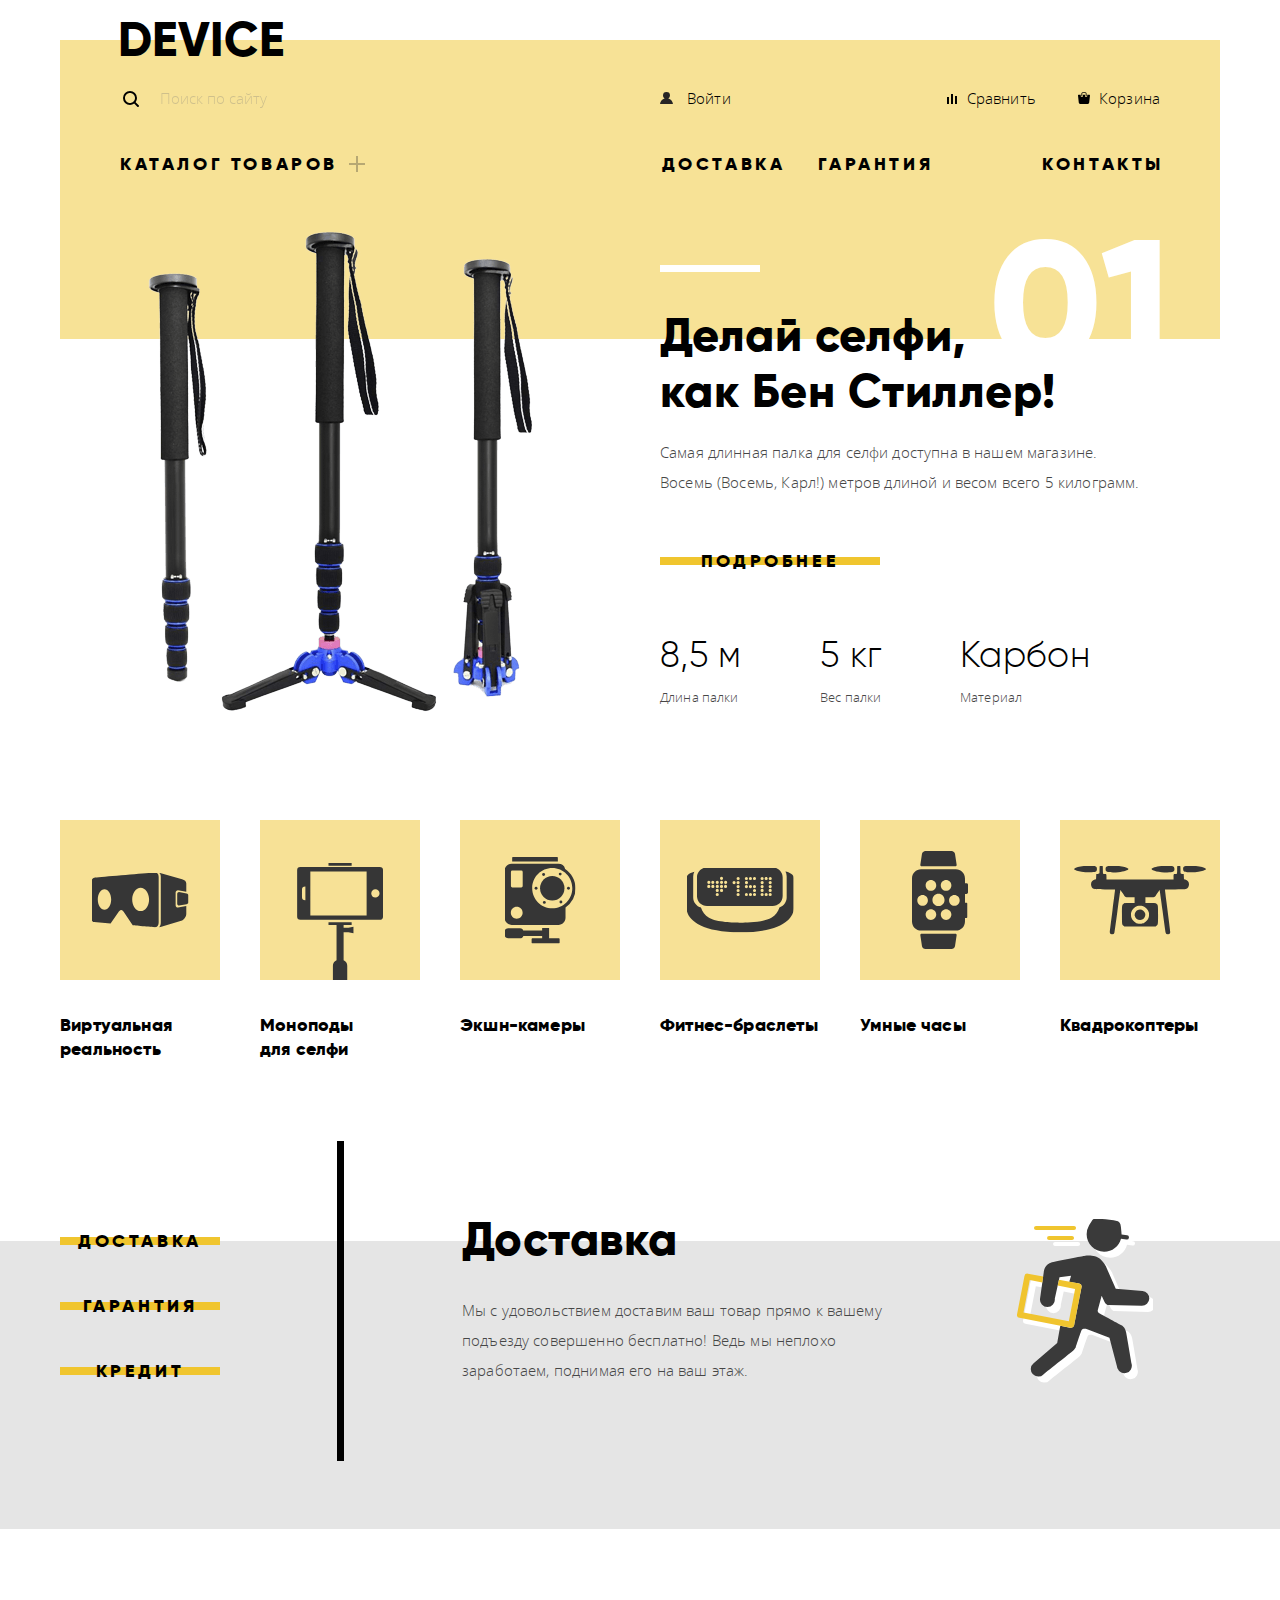
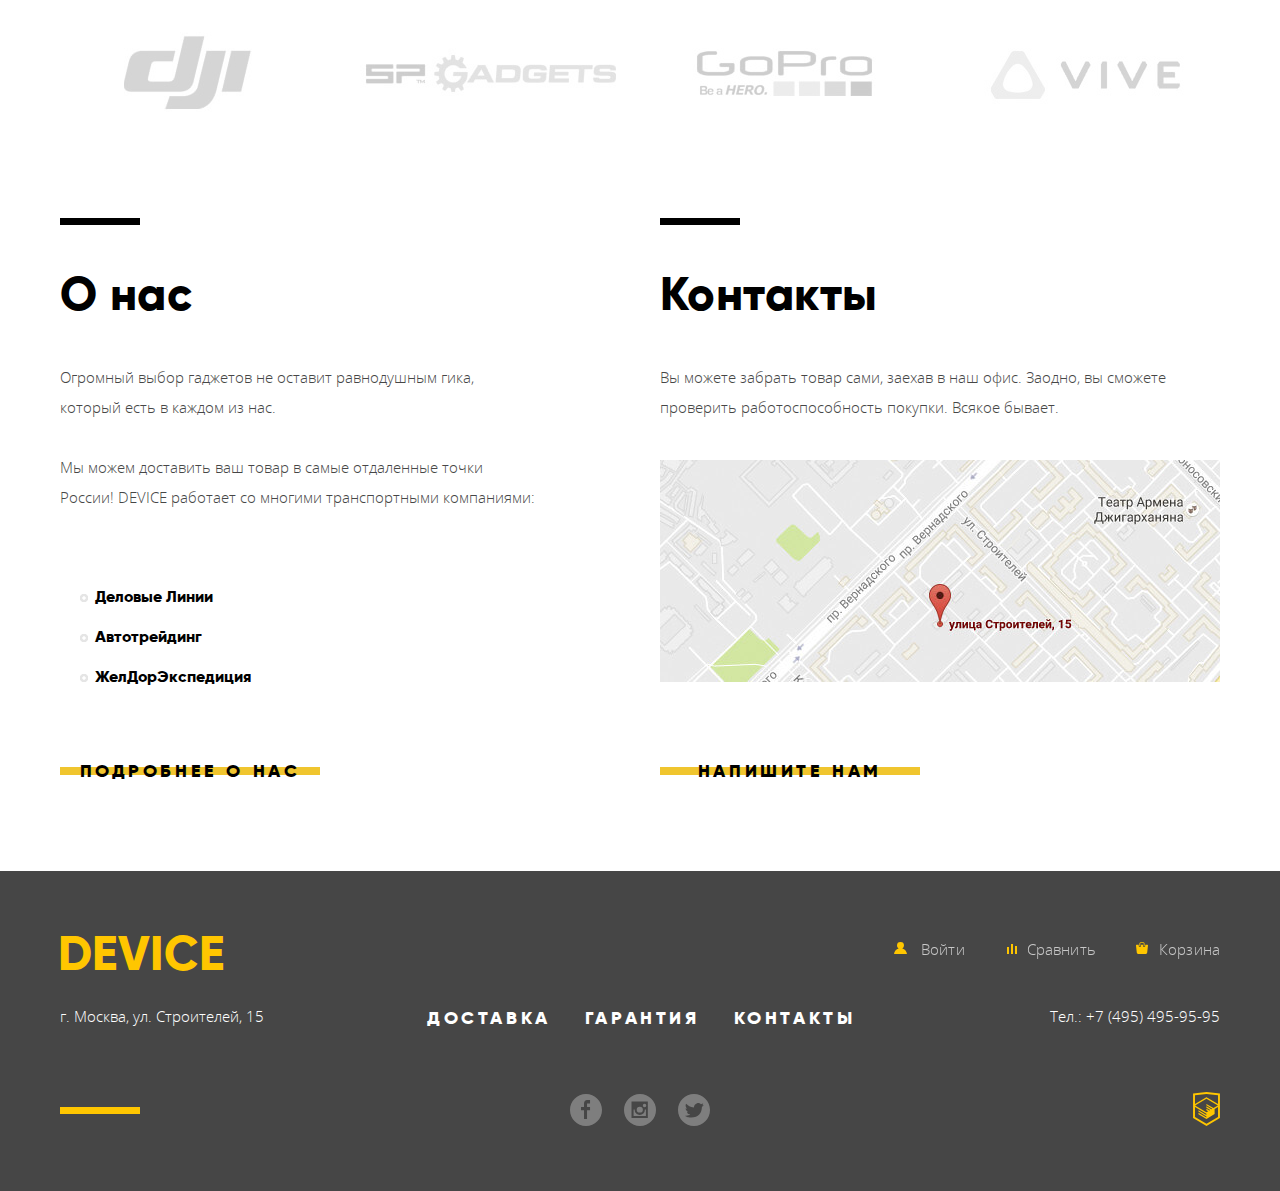
<file: index.html>
<!DOCTYPE html>
<html lang="ru" dir="ltr">
  <head>
    <meta charset="utf-8">
    <link rel="stylesheet" href="css/fonts.css">
    <link rel="stylesheet" href="css/normalize.css">
    <link rel="stylesheet" href="css/styles.css">
    <title>Device</title>
  </head>
  <body>
    <header class="index-header">
      <span class="index-header__logo">Device</span>
      <nav class="main-nav">
        <ul class="main-nav__user">
          <li class="main-nav__user-item main-nav__user-item--search">
            <form class="search-form" action="index2.html" method="post">
              <input class="search-form__input" id="search" type="search" name="" value="" placeholder="Поиск по сайту">
              <button class="search-form__btn" type="submit" name="button">Найти</button>
              <label class="search-form__icon" for="search"></label>
            </form>
          </li>
          <li class="main-nav__user-item main-nav__user-item--login">
            <a class="main-nav__user-link" href="#">Войти</a>
          </li>
          <li class="main-nav__user-item main-nav__user-item--compare">
            <a class="main-nav__user-link" href="#">Сравнить</a>
          </li>
          <li class="main-nav__user-item main-nav__user-item--cart">
            <a class="main-nav__user-link" href="#">Корзина</a>
          </li>
        </ul>
        <ul class="main-nav__site">
          <li class="main-nav__site-item main-nav__site-item--catalog">
            <a class="main-nav__site-link" href="#">Каталог товаров</a>
            <ul class="main-nav__submenu">
              <li class="main-nav__submenu-col">
                <a class="main-nav__submenu-link" href="#">Виртуальная реальность</a>
                <a class="main-nav__submenu-link" href="#">Моноподы для селфи</a>
                <a class="main-nav__submenu-link" href="#">Экшн-камеры</a>
              </li>
              <li class="main-nav__submenu-col">
                <a class="main-nav__submenu-link" href="#">Фитнес-браслеты</a>
                <a class="main-nav__submenu-link" href="#">Умные часы</a>
              </li>
              <li class="main-nav__submenu-col">
                <a class="main-nav__submenu-link" href="#">Квадрокоптеры</a>
              </li>
            </ul>
          </li>
          <li class="main-nav__site-item main-nav__site-item--delivery">
            <a class="main-nav__site-link" href="#">Доставка</a>
          </li>
          <li class="main-nav__site-item main-nav__site-item--warranty">
            <a class="main-nav__site-link" href="#">Гарантия</a>
          </li>
          <li class="main-nav__site-item main-nav__site-item--contacts">
            <a class="main-nav__site-link" href="#">Контакты</a>
          </li>
        </ul>
      </nav>
    </header>

    <main>
      <section class="promo">
        <ul class="promo-list">
          <li class="promo-item">
            <h3 class="visually-hidden">Селфи-монопод</h3>
            <div class="promo-item__img-wrapper">
              <img class="promo-item__img" src="img/selfie.png" alt="">
            </div>
            <div class="promo-item__text-wrapper">
              <span class="promo-item__number">01</span>
              <p class="promo-item__slogan">
                <span>Делай селфи,</span>
                <br>
                <span>как Бен Стиллер!</span>
              </p>
              <p class="promo-item__desc">
                Самая длинная палка для селфи доступна в нашем магазине.
                <br>
                Восемь (Восемь, Карл!) метров длиной и весом всего 5 килограмм.
              </p>
              <a class="promo-item__btn" href="#">Подробнее</a>
              <div class="promo-item__table">
                <div class="promo-item__table-col">
                  <span class="promo-item__table-cell">
                    8,5 м
                  </span>
                  <span class="promo-item__table-cell">
                    Длина палки
                  </span>
                </div>
                <div class="promo-item__table-col">
                  <span class="promo-item__table-cell">
                    5 кг
                  </span>
                  <span class="promo-item__table-cell">
                    Вес палки
                  </span>
                </div>
                <div class="promo-item__table-col">
                  <span class="promo-item__table-cell">
                    Карбон
                  </span>
                  <span class="promo-item__table-cell">
                    Материал
                  </span>
                </div>
              </div>
            </div>
          </li>

          <!-- <li class="promo-item">
            <h3 class="visually-hidden">Мотивирующий фитнес-браслет</h3>
            <div class="promo-item__img-wrapper">
              <img class="promo-item__img" src="img/wristband.png" alt="">
            </div>
            <div class="promo-item__text-wrapper">
              <span class="promo-item__number">02</span>
              <p class="promo-item__slogan">
                <span>
                  Худеем
                </span>
                <br>
                <span>
                  правильно!
                </span>
              </p>
              <p class="promo-item__desc">
                Мотивирующие фитнес-браслеты помогут найти в себе силы
                <br>
                не пропускать занятия и соблюдать диету.
              </p>
              <a class="promo-item__btn" href="#">Подробнее</a>
              <div class="promo-item__table">
                <div class="promo-item__table-col">
                  <span class="promo-item__table-cell">
                    48 часов
                  </span>
                  <span class="promo-item__table-cell">
                    Без подзарядки
                  </span>
                </div>
              </div>
            </div>
          </li>

          <li class="promo-item">
            <h3 class="visually-hidden">Лазерный квадрокоптер</h3>
            <div class="promo-item__img-wrapper">
              <img class="promo-item__img" src="img/copter.png" alt="">
            </div>
            <div class="promo-item__text-wrapper">
              <span class="promo-item__number">03</span>
              <p class="promo-item__slogan">
                <span>
                  Порхает как бабочка,
                </span>
                <br>
                <span>
                  жалит как пчела!
                </span>
              </p>
              <p class="promo-item__desc">
                Этот обычный, на первый взгляд, квадрокоптер оснащен
                <br>
                мощным лазером, замаскированным под стандартную камеру.
              </p>
              <a class="promo-item__btn" href="#">Подробнее</a>
              <div class="promo-item__table">
                <div class="promo-item__table-col">
                  <span class="promo-item__table-cell">
                    800 м
                  </span>
                  <span class="promo-item__table-cell">
                    Дальность полета
                  </span>
                </div>
                <div class="promo-item__table-col">
                  <span class="promo-item__table-cell">
                    50 м
                  </span>
                  <span class="promo-item__table-cell">
                    Радиус поражения
                  </span>
                </div>
              </div>
            </div>
          </li> -->

      </section>

      <section class="categories">
        <h2 class="visually-hidden">Категории товаров:</h2>
        <ul class="categories__list">
          <li class="categories__item">
            <a class="categories__item-link" href="#">
              <p class="categories__item-name">Виртуальная реальность</p>
              <div class="categories__img-wrapper">
                <img class="categories__img" src="img/popular-1.svg" alt="Виртуальная реальность">
              </div>
            </a>
          </li>
          <li class="categories__item">
            <a class="categories__item-link" href="#">
              <p class="categories__item-name">
                Моноподы
                <br>
                для селфи
              </p>
              <div class="categories__img-wrapper categories__img-wrapper-down">
                <img class="categories__img"src="img/popular-2.svg" alt="Моноподы для селфи">
              </div>
            </a>
          </li>
          <li class="categories__item">
            <a class="categories__item-link" href="#">
              <p class="categories__item-name">Экшн-камеры</p>
              <div class="categories__img-wrapper">
                <img class="categories__img"src="img/popular-3.svg" alt="Экшн-камеры">
              </div>
            </a>
          </li>
          <li class="categories__item">
            <a class="categories__item-link" href="#">
              <p class="categories__item-name">Фитнес-браслеты</p>
              <div class="categories__img-wrapper">
                <img class="categories__img"src="img/popular-4.svg" alt="Фитнес-браслеты">
              </div>
            </a>
          </li>
          <li class="categories__item">
            <a class="categories__item-link" href="#">
              <p class="categories__item-name">Умные часы</p>
              <div class="categories__img-wrapper">
                <img class="categories__img"src="img/popular-5.svg" alt="Умные часы">
              </div>
            </a>
          </li>
          <li class="categories__item">
            <a class="categories__item-link" href="#">
              <p class="categories__item-name">Квадрокоптеры</p>
              <div class="categories__img-wrapper">
                <img class="categories__img"src="img/popular-6.svg" alt="Квадрокоптеры">
              </div>
            </a>
          </li>
        </ul>
      </section>

      <section class="services-slider">
        <div class="services-slider__wrapper">
          <div class="services-slider__controls">
            <label class="services-slider__controls-btn" for="service-1">Доставка</label>
            <label class="services-slider__controls-btn" for="service-2">Гарантия</label>
            <label class="services-slider__controls-btn" for="service-3">Кредит</label>
          </div>
          <ul class="services-slider__list">
            <li class="services-slider__item services-slider__item--delivery" id="services-slide-1">
                <h3 class="services-slider__item-name">Доставка</h3>
                <p class="services-slider__item-desc">Мы с удовольствием доставим ваш товар прямо к вашему подъезду совершенно бесплатно! Ведь мы неплохо заработаем, поднимая его на ваш этаж.</p>
            </li>
            <!-- <li class="services-slider__item services-slider__item--warranty" id="services-slide-2">
                <h3 class="services-slider__item-name">Гарантия</h3>
                <p class="services-slider__item-desc">Если из-за возгорания купленного у нас товара у вас сгорит дом - не переживайте, мы выдадим вам новый. Товар, не дом, конечно же.</p>
            </li>
            <li class="services-slider__item services-slider__item--credit" id="services-slide-3">
                <h3 class="services-slider__item-name">Кредит</h3>
                <p class="services-slider__item-desc">Залезть в долговую яму стало проще! Кредитные консультанты подберут для вас наиболее выгодные условия кредита. Выгодные для нашего банка, разумеется.</p>
            </li> -->
          </ul>
        </div>
      </section>

      <section class="brands">
        <h2 class="visually-hidden">В продаже таки бренды, как:</h2>
        <ul class="brands__list">
          <li class="brands__item">
            <img class="brands__item-img" src="img/logo-1.jpg" alt="DJI">
          </li>
          <li class="brands__item">
            <img class="brands__item-img" src="img/logo-2.jpg" alt="SP Gadgets">
          </li>
          <li class="brands__item">
            <img class="brands__item-img" src="img/logo-3.jpg" alt="GoPro">
          </li>
          <li class="brands__item">
            <img class="brands__item-img" src="img/logo-4.jpg" alt="Vive">
          </li>
        </ul>
      </section>

      <section class="company-info">
        <section class="about-us">
          <h2 class="about-us__heading">О нас</h2>
          <p class="about-us__desc">
            Огромный выбор гаджетов не оставит равнодушным гика,
            который есть в каждом из нас.

            Мы можем доставить ваш товар в самые отдаленные точки
            России! DEVICE работает со многими транспортными компаниями:
          </p>
          <ul class="about-us__delivery">
            <li>Деловые Линии</li>
            <li>Автотрейдинг</li>
            <li>ЖелДорЭкспедиция</li>
          </ul>
          <a class="about-us__btn" href="#">Подробнее о нас</a>
        </section>

        <section class="contacts">
          <h2 class="contacts__heading">Контакты</h2>
          <p class="contacts__desc">Вы можете забрать товар сами, заехав в наш офис. Заодно, вы сможете проверить работоспособность покупки. Всякое бывает.</p>
          <a class="contacts__map-link" href="#">
            <img class="contacts__map-prewiev" src="img/map-preview.jpg" alt="Адрес: улица Строителей 15, Москва">
          </a>
          <a class="contacts__btn" href="#">Напишите нам</a>
        </section>
      </section>
    </main>

    <footer class="index-footer">
        <nav class="footer-nav">
          <div class="footer-nav__row footer-nav__row--1">
            <span class="footer-nav__logo">Device</span>
            <ul class="footer-nav__user">
              <li class="footer-nav__user-item footer-nav__user-item--login">
                <a class="footer-nav__user-link" href="#">Войти</a>
              </li>
              <li class="footer-nav__user-item footer-nav__user-item--compare">
                <a class="footer-nav__user-link" href="#">Сравнить</a>
              </li>
              <li class="footer-nav__user-item footer-nav__user-item--cart">
                <a class="footer-nav__user-link" href="#">Корзина</a>
              </li>
            </ul>
          </div>
          <div class="footer-nav__row footer-nav__row--2">
            <p class="footer-nav__adress">г. Москва, ул. Строителей, 15</p>
            <ul class="footer-nav__site">
              <li class="footer-nav__site-item">
                <a class="footer-nav__site-link" href="#">Доставка</a>
              </li>
              <li class="footer-nav__site-item">
                <a class="footer-nav__site-link" href="#">Гарантия</a>
              </li>
              <li class="footer-nav__site-item">
                <a class="footer-nav__site-link" href="#">Контакты</a>
              </li>
            </ul>
            <p class="footer-nav__phone">Тел.: +7 (495) 495-95-95</p>
          </div>
          <div class="footer-nav__row footer-nav__row--3">
              <h2 class="visually-hidden">Мы в соц.сетях</h2>
              <ul class="social">
                <li class="social__item">
                  <a class="social__link" href="#">
                    <img class="social__img" src="img/fb.svg" alt="Фейсбук">
                  </a>
                </li>
                <li class="social__item">
                  <a class="social__link" href="#">
                    <img class="social__img" src="img/instagram.svg" alt="Инстаграм">
                  </a>
                </li>
                <li class="social__item">
                  <a class="social__link" href="#">
                    <img class="social__img" src="img/twitter.svg" alt="Твиттер">
                  </a>
                </li>
              </ul>

              <div class="copyright">
                <h2 class="visually-hidden">Кем разработано:</h2>
                <a class="copyright__link" href="https://htmlacademy.ru">
                  <img class="copyright__img" src="img/logo-html.svg" alt="HTMLacademy">
                </a>
              </div>
          </div>
        </nav>
    </footer>
  </body>
</html>
</file>
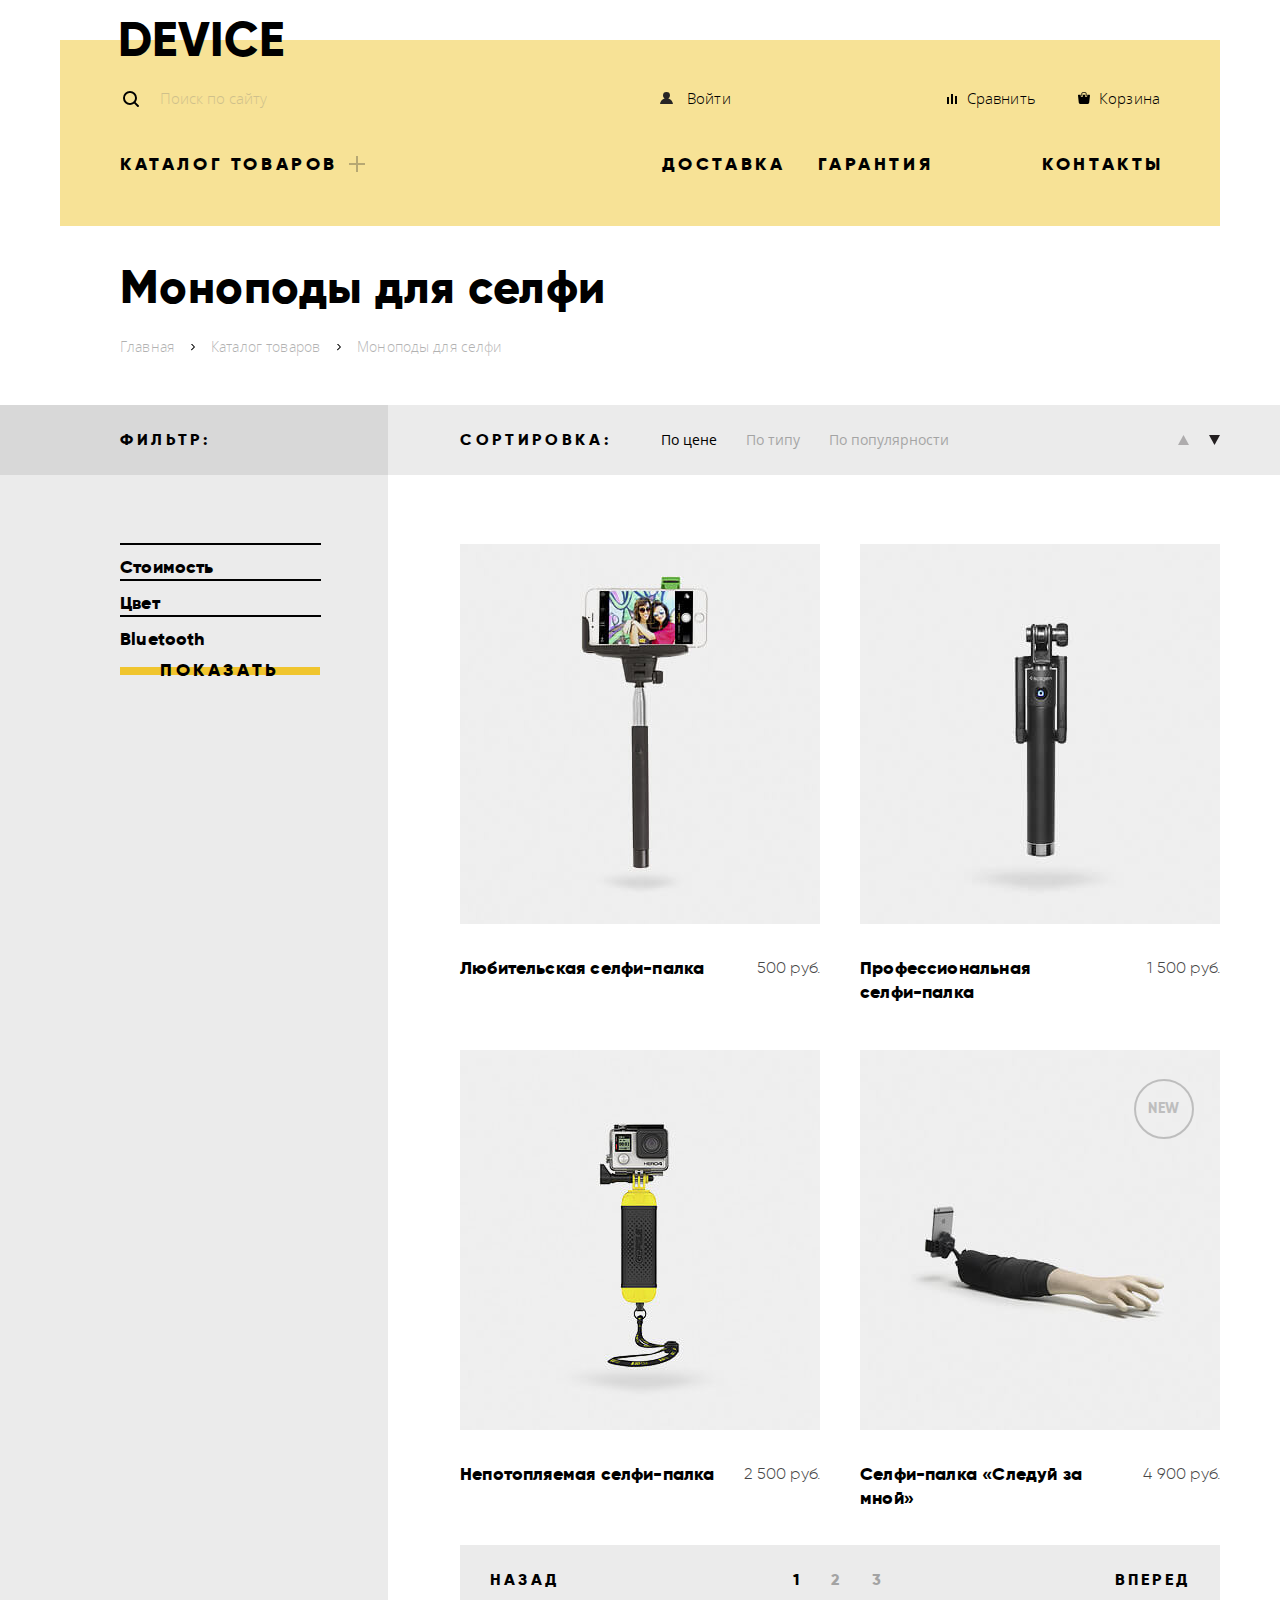
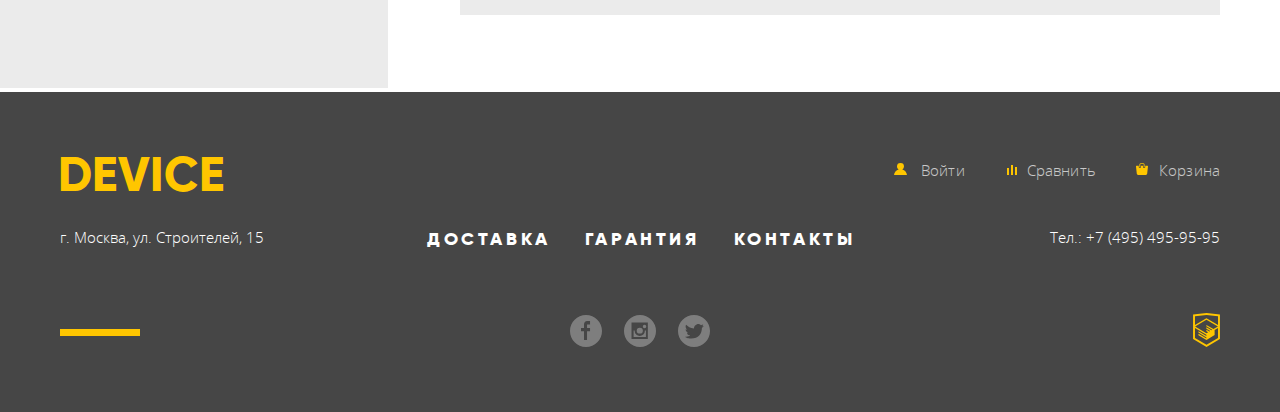
<file: catalog.html>
<!DOCTYPE html>
<html lang="en">
  <head>
    <meta charset="utf-8">
    <link rel="stylesheet" href="css/fonts.css">
    <link rel="stylesheet" href="css/normalize.css">
    <link rel="stylesheet" href="css/styles.css">
    <title>Каталог</title>
  </head>
  <body class="catalog-page">
    <header class="index-header">
      <span class="index-header__logo">Device</span>
      <nav class="main-nav">
        <ul class="main-nav__user">
          <li class="main-nav__user-item main-nav__user-item--search">
            <form class="search-form" action="index2.html" method="post">
              <input class="search-form__input" id="search" type="search" name="" value="" placeholder="Поиск по сайту">
              <button class="search-form__btn" type="submit" name="button">Найти</button>
              <label class="search-form__icon" for="search"></label>
            </form>
          </li>
          <li class="main-nav__user-item main-nav__user-item--login">
            <a class="main-nav__user-link" href="#">Войти</a>
          </li>
          <li class="main-nav__user-item main-nav__user-item--compare">
            <a class="main-nav__user-link" href="#">Сравнить</a>
          </li>
          <li class="main-nav__user-item main-nav__user-item--cart">
            <a class="main-nav__user-link" href="#">Корзина</a>
          </li>
        </ul>
        <ul class="main-nav__site">
          <li class="main-nav__site-item main-nav__site-item--catalog">
            <a class="main-nav__site-link" href="#">Каталог товаров</a>
            <ul class="main-nav__submenu">
              <li class="main-nav__submenu-col">
                <a class="main-nav__submenu-link" href="#">Виртуальная реальность</a>
                <a class="main-nav__submenu-link" href="#">Моноподы для селфи</a>
                <a class="main-nav__submenu-link" href="#">Экшн-камеры</a>
              </li>
              <li class="main-nav__submenu-col">
                <a class="main-nav__submenu-link" href="#">Фитнес-браслеты</a>
                <a class="main-nav__submenu-link" href="#">Умные часы</a>
              </li>
              <li class="main-nav__submenu-col">
                <a class="main-nav__submenu-link" href="#">Квадрокоптеры</a>
              </li>
            </ul>
          </li>
          <li class="main-nav__site-item main-nav__site-item--delivery">
            <a class="main-nav__site-link" href="#">Доставка</a>
          </li>
          <li class="main-nav__site-item main-nav__site-item--warranty">
            <a class="main-nav__site-link" href="#">Гарантия</a>
          </li>
          <li class="main-nav__site-item main-nav__site-item--contacts">
            <a class="main-nav__site-link" href="#">Контакты</a>
          </li>
        </ul>
      </nav>
    </header>

    <main>
      <section class="title">
        <h1 class="title__heading">Моноподы для селфи</h1>
        <ul class="breadcrumbs">
          <li class="breadcrumbs__item">
            <a class="breadcrumbs__link" href="#">Главная</a>
          </li>
          <li class="breadcrumbs__item">
            <a class="breadcrumbs__link" href="#">Каталог товаров</a>
          </li>
          <li class="breadcrumbs__item breadcrumbs__item--current">
            <a class="breadcrumbs__link" href="#">Моноподы для селфи</a>
          </li>
        </ul>
      </section>
      <div class="catalog__wrap">
        <section class="catalog">
          <aside class="filter">
            <h2 class="filter__heading">Фильтр:</h2>
            <form class="filter__form" action="index.html" method="post">
              <fieldset class="filter__set">
                <legend class="filter__set-title">Стоимость</legend>
              </fieldset>
              <fieldset class="filter__set">
                <legend class="filter__set-title">Цвет</legend>
              </fieldset>
              <fieldset class="filter__set">
                <legend class="filter__set-title">Bluetooth</legend>
              </fieldset>
              <button class="filter__btn" type="input" name="button">Показать</button>
            </form>
          </aside>
          <div class="catalog__col">
            <div class="sort">
              <h2 class="sort__heading">Сортировка:</h2>
              <ul class="sort__type">
                <li class="sort__type-item sort__type-item--current">
                  <button class="sort__type-btn" type="button" name="button">По цене</button>
                </li>
                <li class="sort__type-item">
                  <button class="sort__type-btn" type="button" name="button">По типу</button>
                </li>
                <li class="sort__type-item">
                  <button class="sort__type-btn" type="button" name="button">По популярности</button>
                </li>
              </ul>
              <ul class="sort__order">
                <li class="sort__order-item">
                  <button class="sort__order-btn sort__order-btn--up" type="button" name="button"></button>
                </li>
                <li class="sort__order-item sort__order-item--current">
                  <button class="sort__order-btn sort__order-btn--down" type="button" name="button"></button>
                </li>
              </ul>
            </div>

            <ul class="product-list">
              <li class="product-item">
                <div class="product-item__img-wrap">
                  <img class="product-item__img" src="img/item-1.jpg" alt="">
                  <div class="product-item__img-hover">
                    <button class="product-item__btn-cart" type="button" name="button">В корзину</button>
                    <button class="product-item__btn-compare" type="button" name="button">Добавить к сравнению</button>
                  </div>
                </div>
                <div class="product-item__title" href="#">
                  <a class="product-item__title-name" href="#">Любительская селфи-палка</a>
                  <span class="product-item__title-cost">500 руб.</span>
                </div>
              </li>
              <li class="product-item">
                <div class="product-item__img-wrap">
                  <img class="product-item__img" src="img/item-2.jpg" alt="">
                  <div class="product-item__img-hover">
                    <button class="product-item__btn-cart" type="button" name="button">В корзину</button>
                    <button class="product-item__btn-compare" type="button" name="button">Добавить к сравнению</button>
                  </div>
                </div>
                <div class="product-item__title" href="#">
                  <a class="product-item__title-name" href="#">Профессиональная
                    селфи-палка</a>
                  <span class="product-item__title-cost">1 500 руб.</span>
                </div>
              </li>
              <li class="product-item">
                <div class="product-item__img-wrap">
                  <img class="product-item__img" src="img/item-3.jpg" alt="">
                  <div class="product-item__img-hover">
                    <button class="product-item__btn-cart" type="button" name="button">В корзину</button>
                    <button class="product-item__btn-compare" type="button" name="button">Добавить к сравнению</button>
                  </div>
                </div>
                <div class="product-item__title" href="#">
                  <a class="product-item__title-name" href="#">Непотопляемая селфи-палка</a>
                  <span class="product-item__title-cost">2 500 руб.</span>
                </div>
              </li>
              <li class="product-item product-item--new">
                <div class="product-item__img-wrap">
                  <img class="product-item__img" src="img/item-4.jpg" alt="">
                  <div class="product-item__img-hover">
                    <button class="product-item__btn-cart" type="button" name="button">В корзину</button>
                    <button class="product-item__btn-compare" type="button" name="button">Добавить к сравнению</button>
                  </div>
                </div>
                <div class="product-item__title" href="#">
                  <a class="product-item__title-name" href="#">Селфи-палка «Следуй за
                    мной»</a>
                  <span class="product-item__title-cost">4 900 руб.</span>
                </div>
              </li>
            </ul>
            <div class="pagination">
              <button class="pagination__btn pagination__btn--back" type="button" name="button">Назад</button>
              <ul class="pagination__list">
                <li class="pagination__item">
                  <button class="pagination__pagenum pagination__pagenum--active" type="button" name="button">1</button>
                </li>
                <li class="pagination__item">
                  <button class="pagination__pagenum" type="button" name="button">2</button>
                </li>
                <li class="pagination__item">
                  <button class="pagination__pagenum" type="button" name="button">3</button>
                </li>
              </ul>
              <button class="pagination__btn pagination__btn--forward" type="button" name="button">Вперед</button>
            </div>
          </div>
        </section>
      </div>
    </main>
    <footer class="index-footer">
        <nav class="footer-nav">
          <div class="footer-nav__row footer-nav__row--1">
            <span class="footer-nav__logo">Device</span>
            <ul class="footer-nav__user">
              <li class="footer-nav__user-item footer-nav__user-item--login">
                <a class="footer-nav__user-link" href="#">Войти</a>
              </li>
              <li class="footer-nav__user-item footer-nav__user-item--compare">
                <a class="footer-nav__user-link" href="#">Сравнить</a>
              </li>
              <li class="footer-nav__user-item footer-nav__user-item--cart">
                <a class="footer-nav__user-link" href="#">Корзина</a>
              </li>
            </ul>
          </div>
          <div class="footer-nav__row footer-nav__row--2">
            <p class="footer-nav__adress">г. Москва, ул. Строителей, 15</p>
            <ul class="footer-nav__site">
              <li class="footer-nav__site-item">
                <a class="footer-nav__site-link" href="#">Доставка</a>
              </li>
              <li class="footer-nav__site-item">
                <a class="footer-nav__site-link" href="#">Гарантия</a>
              </li>
              <li class="footer-nav__site-item">
                <a class="footer-nav__site-link" href="#">Контакты</a>
              </li>
            </ul>
            <p class="footer-nav__phone">Тел.: +7 (495) 495-95-95</p>
          </div>
          <div class="footer-nav__row footer-nav__row--3">
              <h2 class="visually-hidden">Мы в соц.сетях</h2>
              <ul class="social">
                <li class="social__item">
                  <a class="social__link" href="#">
                    <img class="social__img" src="img/fb.svg" alt="Фейсбук">
                  </a>
                </li>
                <li class="social__item">
                  <a class="social__link" href="#">
                    <img class="social__img" src="img/instagram.svg" alt="Инстаграм">
                  </a>
                </li>
                <li class="social__item">
                  <a class="social__link" href="#">
                    <img class="social__img" src="img/twitter.svg" alt="Твиттер">
                  </a>
                </li>
              </ul>

              <div class="copyright">
                <h2 class="visually-hidden">Кем разработано:</h2>
                <a class="copyright__link" href="https://htmlacademy.ru">
                  <img class="copyright__img" src="img/logo-html.svg" alt="HTMLacademy">
                </a>
              </div>
          </div>
        </nav>
    </footer>
  </body>
</html>
</file>
<file: css/fonts.css>
@font-face {
  font-family: "Gilroy-light";
  src: url("../fonts/web/gilroylight.woff") format("woff"),
  url("../fonts/web/gilroylight.woff2") format("woff2");
  /* url("../fonts/gilroy/Gilroylight.ttf") format("truetype"); */
  /* font-weight: 300; */
  font-weight: normal;
  font-style: normal;
}

@font-face {
  font-family: "Gilroy-extrabold";
  src: url("../fonts/web/gilroyextrabold.woff") format("woff"),
  url("../fonts/web/gilroyextrabold.woff2") format("woff2");
  /* url("../fonts/gilroy/Gilroyextrabold.ttf") format("truetype"); */
  font-weight: 700;
  font-style: normal;
}

@font-face {
  font-family: "OpenSans";
  src: url("../fonts/web/opensans.woff") format("woff"),
  url("../fonts/web/opensans.woff2") format("woff2");
  /* url("../fonts/open_sans/OpenSans-Regular.ttf") format("truetype"); */
  /* font-weight: 400; */
  font-weight: normal;
  font-style: normal;
}

@font-face {
  font-family: "OpenSans-light";
  src: url("../fonts/web/opensanslight.woff") format("woff"),
  url("../fonts/web/opensanslight.woff2") format("woff2");
  /* url("../fonts/open_sans/OpenSans-Light.ttf") format("truetype"); */
  /* font-weight: 300; */
  font-weight: normal;
  font-style: normal;
}
</file>
<file: css/styles.css>
body {
  min-width: 1240px;
}
a {
  text-decoration: none;
  color: inherit;
}
img {
  max-width: 100%;
  height: auto;
}
.visually-hidden:not(:focus):not(:active),
input[type="checkbox"].visually-hidden,
input[type="radio"].visually-hidden {
  position: absolute;
  width: 1px;
  height: 1px;
  margin: -1px;
  border: 0;
  padding: 0;
  white-space: nowrap;
  clip-path: inset(100%);
  clip: rect(0 0 0 0);
  overflow: hidden;
}
*,
*:before,
*:after {
  box-sizing: border-box;
}
.index-header {
  font-family: "OpenSans-light", Arial, sans-serif;
  font-size: 15px;
  line-height: 30px;
  letter-spacing: 0.01em;
  color: #000000;
  background-color: rgba(240, 197, 46, 0.5);
  width: 1160px;
  margin: 40px auto 0;
  padding-left: 60px;
  padding-right: 60px;
  padding-top: 34px;
  padding-bottom: 163px;
  position: relative;
}
.index-header__logo {
  width: 164px;
  height: 36px;
  font-family: "Gilroy-extrabold", Arial, sans-serif;
  font-size: 48px;
  line-height: 48px;
  letter-spacing: 0.01em;
  color: #000000;
  text-transform: uppercase;
  position: absolute;
  top: -24px;
  left: 58px;
}
.index-header__logo:hover {
  opacity: 0.6;
}
.index-header__logo:active {
  opacity: 0.3;
}
.main-nav__user {
  list-style-type: none;
  padding: 0;
  margin: 0;
  display: flex;
  flex-flow: row wrap;
  align-items: baseline;
  margin-bottom: 29px;
}
.main-nav__user-item:hover:not(.main-nav__user-item--search) > a,
.main-nav__user-item:hover:not(.main-nav__user-item--search)::before {
  opacity: 0.6;
}
.main-nav__user-item:active:not(.main-nav__user-item--search) > a,
.main-nav__user-item:active:not(.main-nav__user-item--search)::before {
  opacity: 0.3;
}
.main-nav__user-item--search {
  margin-right: 99px;
}
.main-nav__user-item--login {
  padding-left: 27px;
  margin-right: 216px;
  position: relative;
}
.main-nav__user-item--login::before {
  content: "";
  position: absolute;
  left: 0px;
  top: 9px;
  width: 13px;
  height: 12px;
  background-image: url("../img/user.svg");
  background-repeat: no-repeat;
}
.main-nav__user-item--compare {
  padding-left: 20px;
  position: relative;
}
.main-nav__user-item--compare::before {
  content: "";
  position: absolute;
  left: 0px;
  top: 11px;
  width: 13px;
  height: 12px;
  background-image: url("../img/compare.svg");
  background-repeat: no-repeat;
}
.main-nav__user-item--cart {
  padding-left: 24px;
  margin-left: auto;
  position: relative;
}
.main-nav__user-item--cart::before {
  content: "";
  position: absolute;
  left: 3px;
  top: 9px;
  width: 13px;
  height: 12px;
  background-image: url("../img/cart.svg");
  background-repeat: no-repeat;
}
.main-nav__site {
  list-style-type: none;
  padding: 0;
  margin: 0;
  display: flex;
  flex-flow: row wrap;
  align-items: baseline;
  font-family: "Gilroy-extrabold", Arial, sans-serif;
  font-size: 18px;
  line-height: 24px;
  letter-spacing: 0.2em;
  text-transform: uppercase;
}
.main-nav__site-item > a:hover {
  opacity: 0.6;
}
.main-nav__site-item > a:active {
  opacity: 0.3;
}
.main-nav__site-item--catalog {
  position: relative;
  padding-right: 32px;
  margin-right: auto;
}
.main-nav__site-item--catalog::after {
  content: "";
  position: absolute;
  right: 5px;
  top: 4px;
  width: 16px;
  height: 16px;
  background-image: url("../img/plus.svg");
  background-repeat: no-repeat;
  opacity: 0.3;
}
.main-nav__site-item--catalog:hover .main-nav__submenu {
  display: flex;
}
.main-nav__site-item--delivery {
  margin-right: 33px;
}
.main-nav__site-item--warranty {
  margin-right: 109px;
}
.main-nav__site-item--contacts {
  margin-right: -4px;
}
.main-nav__submenu {
  list-style-type: none;
  padding: 0;
  margin: 0;
  display: none;
  font-family: "OpenSans-light", Arial, sans-serif;
  font-size: 15px;
  line-height: 36px;
  letter-spacing: 0.01em;
  text-transform: none;
  position: absolute;
  width: 1160px;
  height: 163px;
  top: 24px;
  left: -60px;
  padding-left: 60px;
  padding-top: 35px;
  flex-flow: row wrap;
  background-color: #f7e284;
  z-index: 5;
}
.main-nav__submenu-col {
  display: flex;
  flex-flow: column wrap;
}
.main-nav__submenu-col:first-child {
  width: 240px;
}
.main-nav__submenu-col:nth-child(2) {
  width: 200px;
}
.main-nav__submenu-link:hover {
  opacity: 0.6;
}
.main-nav__submenu-link:active {
  opacity: 0.3;
}
.search-form {
  width: 441px;
  position: relative;
}
.search-form__input {
  width: 441px;
  padding-left: 40px;
  padding-bottom: 16px;
  padding-top: 16px;
  background-color: transparent;
  outline: none;
  border: none;
}
.search-form__input::placeholder {
  opacity: 0.3;
}
.search-form__input:hover::placeholder {
  opacity: 0.6;
}
.search-form__input:focus {
  border-bottom: 2px solid black;
  padding-bottom: 14px;
}
.search-form__input:focus ~ .search-form__btn {
  display: block;
}
.search-form__btn {
  background-color: transparent;
  border: 2px solid black;
  padding: 14px 19px;
  position: absolute;
  right: 0px;
  top: 0px;
  display: none;
}
.search-form__btn:hover {
  background-color: #000000;
  color: #ffffff;
}
.search-form__btn:active {
  background-color: black;
  color: rgba(255, 255, 255, 0.3);
  display: block;
}
.search-form__icon {
  width: 16px;
  height: 16px;
  background-image: url("../img/search.svg");
  background-repeat: no-repeat;
  position: absolute;
  left: 3px;
  top: 17px;
}
.promo {
  width: 1160px;
  padding: 0;
  margin: 0 auto;
  position: relative;
  top: -111px;
}
.promo-list {
  height: 486px;
  list-style-type: none;
  padding: 0;
  margin: 0;
  position: relative;
}
.promo-item {
  display: flex;
  flex-flow: row nowrap;
  position: absolute;
  top: 0px;
  left: 0px;
}
.promo-item__img {
  position: absolute;
  left: 50%;
  transform: translateX(-50%);
}
.promo-item__img-wrapper {
  width: 560px;
  height: 486px;
  position: relative;
  margin-right: 40px;
}
.promo-item__text-wrapper {
  width: 560px;
  height: 486px;
  display: flex;
  flex-flow: column nowrap;
  justify-content: space-between;
  padding-top: 79px;
  padding-bottom: 7px;
  position: relative;
}
.promo-item__text-wrapper::before {
  content: "";
  position: absolute;
  top: 37px;
  left: 0px;
  width: 100px;
  height: 7px;
  background-color: #ffffff;
}
.promo-item__number {
  font-family: "Gilroy-extrabold", Arial, sans-serif;
  font-size: 179.2px;
  line-height: 179.2px;
  letter-spacing: 0.01em;
  color: #ffffff;
  position: absolute;
  top: -14px;
  right: 46px;
}
.promo-item__slogan {
  margin: 0;
  font-family: "Gilroy-extrabold", Arial, sans-serif;
  font-size: 47px;
  line-height: 56px;
  letter-spacing: 0.01em;
  color: #000000;
  margin-bottom: 18px;
  z-index: 2;
}
.promo-item__desc {
  margin: 0;
  font-family: "OpenSans-light", Arial, sans-serif;
  font-size: 15px;
  line-height: 30px;
  letter-spacing: 0.01em;
  color: #464646;
}
.promo-item__btn {
  font-family: "Gilroy-extrabold", Arial, sans-serif;
  font-size: 18px;
  line-height: 24px;
  letter-spacing: 0.2em;
  color: #000000;
  text-transform: uppercase;
  position: relative;
  width: 220px;
  text-align: center;
  padding: 8px 0;
  margin-bottom: 50px;
  margin-top: auto;
}
.promo-item__btn:hover::before {
  height: 100%;
}
.promo-item__btn::before {
  content: "";
  z-index: -1;
  width: 100%;
  height: 8px;
  background-color: #f0c52e;
  position: absolute;
  top: 50%;
  left: 50%;
  transform: translate(-50%, -50%);
  transition: height 0.5s;
}
.promo-item__table {
  display: flex;
  flex-flow: row nowrap;
}
.promo-item__table-col {
  display: flex;
  flex-flow: column nowrap;
  width: 140px;
}
.promo-item__table-col:first-child {
  width: 160px;
}
.promo-item__table-cell:first-child {
  font-family: "Gilroy-light", Arial, sans-serif;
  font-size: 36px;
  line-height: 48px;
  letter-spacing: 0.01em;
  color: #000000;
  margin-bottom: 8px;
}
.promo-item__table-cell:nth-child(2) {
  font-family: "OpenSans-light", Arial, sans-serif;
  font-size: 13px;
  line-height: 20px;
  letter-spacing: 0.01em;
  color: #464646;
}
.categories {
  width: 1160px;
  margin: 0 auto;
  padding: 0;
  position: relative;
  top: -5px;
  margin-bottom: 75px;
}
.categories__list {
  list-style-type: none;
  padding: 0;
  margin: 0;
  display: flex;
  flex-flow: row wrap;
  justify-content: space-between;
}
.categories__item {
  width: 160px;
  min-height: 240px;
}
.categories__item-link {
  display: flex;
  flex-flow: column nowrap;
}
.categories__item-link:hover .categories__img-wrapper {
  background-color: #f0c52e;
}
.categories__item-link:active .categories__img-wrapper {
  background-color: #f0c52e;
}
.categories__item-link:active .categories__img {
  opacity: 0.3;
}
.categories__item-link:active .categories__item-name {
  opacity: 0.3;
}
.categories__item-name {
  margin: 0;
  order: 2;
  font-family: "Gilroy-extrabold", Arial, sans-serif;
  font-size: 18px;
  line-height: 24px;
  letter-spacing: 0.01em;
  color: #000000;
}
.categories__img {
  position: absolute;
  top: 50%;
  left: 50%;
  transform: translate(-50%, -50%);
}
.categories__img-wrapper {
  height: 160px;
  width: 160px;
  background-color: #f7e196;
  position: relative;
  order: 1;
  margin-bottom: 33px;
  transition: background-color 0.3s;
}
.categories__img-wrapper-down .categories__img {
  top: 100%;
  transform: translate(-50%, -100%);
}
.services-slider {
  height: 320px;
  display: flex;
  flex-flow: row wrap;
  position: relative;
  margin-bottom: 163px;
}
.services-slider::before {
  content: "";
  position: absolute;
  width: 100%;
  height: 288px;
  background-color: #e5e5e5;
  top: 100px;
  z-index: -5;
  left: 50%;
  transform: translateX(-50%);
}
.services-slider__wrapper {
  width: 1160px;
  margin: 0 auto;
  padding: 0;
  height: 320px;
  display: flex;
  flex-flow: row wrap;
  position: relative;
}
.services-slider__controls {
  display: flex;
  flex-flow: column nowrap;
  justify-content: center;
  width: 280px;
  position: relative;
  padding-top: 10px;
}
.services-slider__controls::after {
  content: "";
  width: 7px;
  height: 100%;
  background-color: #000000;
  position: absolute;
  top: 50%;
  transform: translateY(-50%);
  right: -4px;
}
.services-slider__controls-btn {
  font-family: "Gilroy-extrabold", Arial, sans-serif;
  font-size: 18px;
  line-height: 24px;
  letter-spacing: 0.2em;
  color: #000000;
  text-transform: uppercase;
  text-align: center;
  display: inline-block;
  width: 160px;
  padding: 8px 0;
  position: relative;
  margin: 12.5px 0;
}
.services-slider__controls-btn::before {
  content: "";
  width: 160px;
  height: 8px;
  background-color: #f0c52e;
  position: absolute;
  top: 50%;
  transform: translateY(-50%);
  left: 0;
  z-index: -1;
  transition: background-color 0.5s, width 0.5s, height 0.5s;
}
.services-slider__controls-btn:hover::before {
  height: 100%;
}
.services-slider__controls-btn:active {
  color: #f7e184;
}
.services-slider__controls-btn:active::before {
  height: 100%;
  background-color: #000000;
  width: 278px;
}
.services-slider__list {
  list-style-type: none;
  margin: 0;
  padding: 0;
  width: 880px;
}
.services-slider__item {
  height: 100%;
  display: flex;
  flex-flow: column wrap;
  padding-top: 74px;
  padding-left: 122px;
  position: relative;
}
.services-slider__item--delivery::after {
  content: "";
  position: absolute;
  top: 50%;
  right: 135px;
  transform: translate(50%, -50%);
  width: 136px;
  height: 164px;
  background-image: url("../img/delivery.svg");
  background-repeat: no-repeat;
}
.services-slider__item--warranty::after {
  content: "";
  position: absolute;
  top: 50%;
  right: 135px;
  transform: translate(50%, -50%);
  width: 171px;
  height: 194px;
  background-image: url("../img/warranty.svg");
  background-repeat: no-repeat;
}
.services-slider__item--credit::after {
  content: "";
  position: absolute;
  top: 50%;
  right: 135px;
  transform: translate(50%, -50%);
  width: 156px;
  height: 186px;
  background-image: url("../img/credit.svg");
  background-repeat: no-repeat;
}
.services-slider__item-name {
  margin: 0;
  font-family: "Gilroy-extrabold", Arial, sans-serif;
  font-size: 47px;
  line-height: 48px;
  letter-spacing: 0.01em;
  color: #000000;
  margin-bottom: 32px;
}
.services-slider__item-desc {
  margin: 0;
  font-family: "OpenSans-light", Arial, sans-serif;
  font-size: 15px;
  line-height: 30px;
  letter-spacing: 0.01em;
  color: #464646;
  width: 436px;
}
.brands {
  width: 1160px;
  margin: 0 auto;
  padding: 0;
  margin-bottom: 89px;
}
.brands__list {
  list-style-type: none;
  margin: 0;
  padding: 0;
  display: flex;
  flex-flow: row wrap;
  justify-content: space-between;
}
.brands__item-img {
  width: 260px;
  height: 100px;
  filter: grayscale(100%) opacity(20%);
  transition: filter 0.4s;
}
.brands__item:hover .brands__item-img {
  filter: grayscale(0%) opacity(100%);
}
.company-info {
  width: 1160px;
  margin: 0 auto;
  padding: 0;
  display: flex;
  flex-flow: row wrap;
  justify-content: space-between;
  margin-bottom: 80px;
}
.about-us {
  width: 600px;
  position: relative;
  padding-top: 52px;
}
.about-us::before {
  content: "";
  position: absolute;
  width: 80px;
  height: 7px;
  background-color: #000000;
  top: 0px;
  left: 0px;
}
.about-us__heading {
  margin: 0;
  font-family: "Gilroy-extrabold", Arial, sans-serif;
  font-size: 47px;
  line-height: 48px;
  letter-spacing: 0.01em;
  color: #000000;
  margin-bottom: 14px;
}
.about-us__desc {
  margin: 0;
  font-family: "OpenSans-light", Arial, sans-serif;
  font-size: 15px;
  line-height: 30px;
  color: #464646;
  padding-right: 125px;
  white-space: pre-line;
  margin-bottom: 65px;
}
.about-us__delivery {
  list-style-type: none;
  margin: 0;
  padding: 0;
  list-style-image: url("../img/slider-buttonx.png");
  font-family: "Gilroy-extrabold", Arial, sans-serif;
  font-size: 16px;
  line-height: 40px;
  color: #000000;
  padding-left: 35px;
  margin-bottom: 54px;
}
.about-us__btn {
  font-family: "Gilroy-extrabold", Arial, sans-serif;
  font-size: 18px;
  line-height: 24px;
  letter-spacing: 0.2em;
  color: #000000;
  text-transform: uppercase;
  position: relative;
  width: 260px;
  text-align: center;
  padding: 8px 0;
  display: inline-block;
}
.about-us__btn:hover::before {
  height: 100%;
}
.about-us__btn::before {
  content: "";
  z-index: -1;
  width: 100%;
  height: 8px;
  background-color: #f0c52e;
  position: absolute;
  top: 50%;
  left: 50%;
  transform: translate(-50%, -50%);
  transition: height 0.5s;
}
.contacts {
  width: 560px;
  position: relative;
  padding-top: 52px;
}
.contacts::before {
  content: "";
  position: absolute;
  width: 80px;
  height: 7px;
  background-color: #000000;
  top: 0px;
  left: 0px;
}
.contacts__heading {
  margin: 0;
  font-family: "Gilroy-extrabold", Arial, sans-serif;
  font-size: 47px;
  line-height: 48px;
  letter-spacing: 0.01em;
  color: #000000;
  margin-bottom: 44px;
}
.contacts__desc {
  margin: 0;
  font-family: "OpenSans-light", Arial, sans-serif;
  font-size: 15px;
  line-height: 30px;
  color: #464646;
  margin-bottom: 38px;
}
.contacts__map-prewiev {
  margin-bottom: 65px;
  width: 560px;
  height: 222px;
}
.contacts__btn {
  font-family: "Gilroy-extrabold", Arial, sans-serif;
  font-size: 18px;
  line-height: 24px;
  letter-spacing: 0.2em;
  color: #000000;
  text-transform: uppercase;
  position: relative;
  width: 260px;
  text-align: center;
  padding: 8px 0;
  display: inline-block;
}
.contacts__btn:hover::before {
  height: 100%;
}
.contacts__btn::before {
  content: "";
  z-index: -1;
  width: 100%;
  height: 8px;
  background-color: #f0c52e;
  position: absolute;
  top: 50%;
  left: 50%;
  transform: translate(-50%, -50%);
  transition: height 0.5s;
}
.index-footer {
  width: 100%;
  background-color: #464646;
}
.footer-nav {
  width: 1160px;
  margin: 0 auto;
  padding: 0;
  padding-top: 55px;
  padding-bottom: 60px;
}
.footer-nav__row {
  display: flex;
  flex-flow: row wrap;
}
.footer-nav__row--1 {
  margin-bottom: 20px;
  justify-content: space-between;
}
.footer-nav__row--2 {
  margin-bottom: 60px;
}
.footer-nav__row--3 {
  align-items: center;
}
.footer-nav__row--3::before {
  content: "";
  width: 80px;
  height: 7px;
  background-color: #ffc600;
}
.footer-nav__logo {
  font-family: "Gilroy-extrabold", Arial, sans-serif;
  font-size: 48px;
  letter-spacing: 0.01em;
  color: #ffc600;
  text-transform: uppercase;
  margin-left: -2px;
}
.footer-nav__logo:hover {
  opacity: 0.6;
}
.footer-nav__logo:active {
  opacity: 0.3;
}
.footer-nav__user {
  list-style-type: none;
  margin: 0;
  margin-left: auto;
  padding: 0;
  display: flex;
  flex-flow: row wrap;
  justify-content: flex-end;
  align-items: center;
  font-family: "OpenSans-light", Arial, sans-serif;
  font-size: 15px;
  line-height: 36px;
  letter-spacing: 0.01em;
  color: #ffffff;
}
.footer-nav__user-item {
  margin-bottom: 9px;
  position: relative;
}
.footer-nav__user-item:hover .footer-nav__user-link {
  opacity: 1;
}
.footer-nav__user-item:hover::before {
  opacity: 0.6;
}
.footer-nav__user-item:active .footer-nav__user-link {
  opacity: 0.3;
}
.footer-nav__user-item:active::before {
  opacity: 0.3;
}
.footer-nav__user-item--login {
  padding-left: 27px;
}
.footer-nav__user-item--login::before {
  content: "";
  position: absolute;
  width: 13px;
  height: 12px;
  top: 11px;
  left: 0px;
  background-image: url("../img/user-orange.svg");
  background-repeat: no-repeat;
}
.footer-nav__user-item--compare {
  padding-left: 20px;
  margin-left: 42px;
}
.footer-nav__user-item--compare::before {
  content: "";
  position: absolute;
  width: 10px;
  height: 10px;
  top: 13px;
  left: 0px;
  background-image: url("../img/compare-orange.svg");
  background-repeat: no-repeat;
}
.footer-nav__user-item--cart {
  padding-left: 24px;
  margin-left: 39px;
}
.footer-nav__user-item--cart::before {
  content: "";
  position: absolute;
  width: 12px;
  height: 12px;
  top: 11px;
  left: 1px;
  background-image: url("../img/cart-orange.svg");
  background-repeat: no-repeat;
}
.footer-nav__user-link {
  opacity: 0.7;
}
.footer-nav__adress {
  font-family: "OpenSans-light", Arial, sans-serif;
  font-size: 15px;
  line-height: 30px;
  color: #ffffff;
  margin: 0;
  margin-right: 146px;
}
.footer-nav__site {
  list-style-type: none;
  margin: 0;
  padding: 0;
  margin-right: auto;
  display: flex;
  flex-flow: row wrap;
  align-items: center;
  font-family: "Gilroy-extrabold", Arial, sans-serif;
  font-size: 18px;
  line-height: 24px;
  letter-spacing: 0.2em;
  color: #ffffff;
  text-transform: uppercase;
}
.footer-nav__site-item {
  padding-top: 4px;
  margin: 0 17px;
}
.footer-nav__site-item:hover {
  opacity: 0.6;
}
.footer-nav__site-item:active {
  opacity: 0.3;
}
.footer-nav__phone {
  font-family: "OpenSans-light", Arial, sans-serif;
  font-size: 15px;
  line-height: 30px;
  color: #ffffff;
  margin: 0;
  margin-left: auto;
}
.social {
  list-style-type: none;
  margin: 0;
  margin-left: 419px;
  padding: 0;
  display: flex;
  flex-flow: row wrap;
}
.social__item {
  margin: 0 11px;
  padding-top: 3px;
  opacity: 0.3;
}
.social__item:hover {
  opacity: 0.6;
}
.social__item:active {
  opacity: 0.1;
}
.social__img {
  width: 32px;
  height: 32px;
}
.copyright {
  margin-left: auto;
}
.copyright__img {
  width: 27px;
  height: 34px;
}
.copyright__img:hover {
  opacity: 0.6;
}
.copyright__img:active {
  opacity: 0.3;
}
.catalog-page .index-header {
  padding-bottom: 50px;
  margin-bottom: 37px;
}
.title {
  width: 1040px;
  padding: 0;
  margin: 0 auto;
  margin-bottom: 46px;
}
.title__heading {
  font-family: Gilroy-extrabold, Arial, sans-serif;
  font-size: 47px;
  line-height: 48px;
  font-weight: 700;
  letter-spacing: 0.01em;
  color: #000000;
  margin: 0;
  margin-bottom: 24px;
}
.breadcrumbs {
  list-style-type: none;
  margin: 0;
  padding: 0;
  display: flex;
  flex-flow: row wrap;
}
.breadcrumbs__item {
  font-family: OpenSans-light, Arial, sans-serif;
  font-size: 14px;
  line-height: 24px;
  font-weight: 300;
  letter-spacing: 0.01em;
  color: #000000;
  position: relative;
}
.breadcrumbs__item:not(.breadcrumbs__item--current) {
  padding-right: 37px;
}
.breadcrumbs__item:not(.breadcrumbs__item--current)::before {
  content: '';
  background-image: url("../img/nav-arrow.svg");
  background-repeat: no-repeat;
  position: absolute;
  top: 50%;
  transform: translateY(-50%);
  right: 16px;
  width: 4px;
  height: 7px;
}
.breadcrumbs__link {
  opacity: 0.3;
}
.breadcrumbs__link:hover {
  opacity: 0.6;
}
.breadcrumbs__link:active {
  opacity: 0.1;
}
.catalog {
  width: 1160px;
  padding: 0;
  padding-left: 60px;
  margin: 0 auto;
  display: flex;
  flex-flow: row nowrap;
  margin-bottom: 4px;
}
.catalog__col {
  display: flex;
  flex-flow: column wrap;
  width: 832px;
  padding-left: 72px;
}
.catalog__wrap {
  overflow: hidden;
  width: 100%;
}
.filter {
  width: 268px;
  position: relative;
}
.filter::before {
  content: "";
  width: 2000px;
  height: 100%;
  position: absolute;
  top: 0;
  right: 0;
  background-color: rgba(0, 0, 0, 0.08);
  z-index: -2;
}
.filter__form {
  padding-top: 68px;
}
.filter__heading {
  margin: 0;
  display: table-cell;
  height: 70px;
  width: 269px;
  vertical-align: middle;
  font-family: Gilroy-extrabold, Arial, sans-serif;
  font-size: 16px;
  line-height: 24px;
  font-weight: 700;
  letter-spacing: 0.23em;
  color: #000000;
  text-transform: uppercase;
  position: relative;
}
.filter__set {
  padding: 0;
  margin: 0;
  border: none;
  width: 201px;
  border-top: 2px solid black;
}
.filter__set-title {
  font-family: Gilroy-extrabold, Arial, sans-serif;
  font-size: 18px;
  line-height: 24px;
  font-weight: 700;
  letter-spacing: 0.01em;
  color: #000000;
  float: left;
  margin-top: 10px;
}
.filter__btn {
  font-family: Gilroy-extrabold, Arial, sans-serif;
  font-size: 18px;
  line-height: 29.9px;
  font-weight: 700;
  letter-spacing: 0.2em;
  text-transform: uppercase;
  color: #000000;
  display: block;
  width: 200px;
  height: 40px;
  padding-top: 5px;
  padding-bottom: 5px;
  text-align: center;
  position: relative;
  background-color: transparent;
  border: none;
}
.filter__btn::before {
  content: "";
  width: 100%;
  height: 8px;
  position: absolute;
  top: 50%;
  left: 0;
  transform: translateY(-50%);
  background-color: #f0c52e;
  transition: height 0.4s;
  z-index: -1;
}
.filter__btn:hover::before {
  height: 100%;
}
.sort {
  position: relative;
  height: 70px;
  display: flex;
  flex-flow: row wrap;
  align-items: center;
}
.sort::before {
  content: "";
  width: 2000px;
  height: 100%;
  position: absolute;
  top: 0;
  left: calc(50% - 270px);
  transform: translateX(-50%);
  background-color: rgba(0, 0, 0, 0.08);
  z-index: -2;
}
.sort__heading {
  font-family: Gilroy-extrabold, Arial, sans-serif;
  font-size: 16px;
  line-height: 24px;
  font-weight: 700;
  letter-spacing: 0.23em;
  color: #000000;
  text-transform: uppercase;
  margin: 0;
  margin-right: 44px;
}
.sort__type {
  list-style-type: none;
  padding: 0;
  margin: 0;
  display: flex;
  flex-flow: row wrap;
  align-items: center;
  font-family: OpenSans, Arial, sans-serif;
  font-size: 14px;
  line-height: 18px;
  font-weight: 400;
  color: #000000;
}
.sort__type-item {
  margin-right: 17px;
  opacity: 0.3;
}
.sort__type-item:not(.sort__type-item--current):hover {
  opacity: 0.6;
}
.sort__type-item:not(.sort__type-item--current):active {
  opacity: 1;
}
.sort__type-item--current {
  opacity: 1;
  pointer-events: inherit;
}
.sort__type-btn {
  background-color: transparent;
  border: none;
}
.sort__order {
  list-style-type: none;
  padding: 0;
  margin: 0;
  display: flex;
  flex-flow: row wrap;
  align-items: center;
  margin-left: auto;
}
.sort__order-item {
  opacity: 0.3;
}
.sort__order-item:not(.sort__order-item--current):hover {
  opacity: 0.6;
}
.sort__order-item:not(.sort__order-item--current):active {
  opacity: 1;
}
.sort__order-item--current {
  opacity: 1;
}
.sort__order-btn {
  width: 11px;
  height: 10px;
  padding: 0;
  position: relative;
  border: none;
  background-color: transparent;
}
.sort__order-btn--up {
  margin-right: 20px;
}
.sort__order-btn--up::before {
  content: "";
  background-image: url("../img/icon-up-dir.svg");
  background-repeat: no-repeat;
  position: absolute;
  width: 11px;
  height: 10px;
  top: 0;
  left: 0;
}
.sort__order-btn--down::before {
  content: "";
  background-image: url("../img/icon-down-dir.svg");
  background-repeat: no-repeat;
  position: absolute;
  width: 11px;
  height: 10px;
  top: 0;
  left: 0;
}
.product-list {
  list-style-type: none;
  margin: 0;
  padding: 0;
  padding-top: 58px;
  display: flex;
  flex-flow: row wrap;
}
.product-item {
  width: 360px;
  margin-right: 40px;
  margin-top: 11px;
  height: 495px;
  display: flex;
  flex-flow: column nowrap;
  position: relative;
}
.product-item--new::after {
  content: "NEW";
  position: absolute;
  top: 29px;
  right: 26px;
  width: 60px;
  height: 60px;
  border: 2px solid black;
  opacity: 0.2;
  font-family: Gilroy-extrabold, Arial, sans-serif;
  font-size: 14px;
  line-height: 24px;
  font-weight: 700;
  letter-spacing: 0.05em;
  color: #000000;
  text-align: center;
  padding: 16px 0;
  border-radius: 50%;
}
.product-item:nth-child(2n) {
  margin-right: 0;
}
.product-item__img {
  position: relative;
  width: 360px;
  height: 380px;
}
.product-item__img-wrap {
  position: relative;
  width: 360px;
  height: 380px;
  margin-bottom: 32px;
}
.product-item__img-wrap:hover .product-item__img-hover {
  display: flex;
}
.product-item__img-hover {
  position: absolute;
  width: 100%;
  height: 100%;
  top: 0;
  left: 0;
  display: none;
  flex-flow: column nowrap;
  padding-top: 170px;
  align-items: center;
  background-color: rgba(238, 238, 238, 0.7);
  z-index: 1;
}
.product-item__title {
  display: flex;
  flex-flow: row nowrap;
  justify-content: space-between;
}
.product-item__title-name {
  font-family: Gilroy-extrabold, Arial, sans-serif;
  font-size: 18px;
  line-height: 24px;
  font-weight: 700;
  letter-spacing: 0.01em;
  color: #000000;
  white-space: pre-line;
}
.product-item__title-name:hover {
  opacity: 0.6;
}
.product-item__title-name:active {
  opacity: 0.3;
}
.product-item__title-cost {
  font-family: Gilroy-light, Arial, sans-serif;
  font-size: 16px;
  line-height: 24px;
  font-weight: 300;
  letter-spacing: 0.01em;
  color: #464646;
  white-space: nowrap;
}
.product-item__btn-cart {
  font-family: Gilroy-extrabold, Arial, sans-serif;
  font-size: 18px;
  line-height: 24px;
  font-weight: 700;
  letter-spacing: 0.2em;
  color: #000000;
  border: none;
  background-color: transparent;
  text-transform: uppercase;
  height: 40px;
  width: 200px;
  text-align: center;
  position: relative;
  z-index: 1;
}
.product-item__btn-cart:active {
  color: rgba(0, 0, 0, 0.3);
}
.product-item__btn-cart::before {
  content: "";
  width: 100%;
  height: 8px;
  background-color: #f0c52e;
  position: absolute;
  top: 50%;
  left: 0;
  transform: translateY(-50%);
  z-index: -1;
  transition: height 0.4s;
}
.product-item__btn-cart:hover::before {
  height: 100%;
}
.product-item__btn-compare {
  opacity: 0.5;
  font-family: OpenSans-light, Arial, sans-serif;
  font-size: 13px;
  line-height: 36px;
  font-weight: 300;
  letter-spacing: 0.01em;
  color: #000000;
  border: none;
  background-color: transparent;
}
.product-item__btn-compare:hover {
  opacity: 1;
}
.product-item__btn-compare:active {
  opacity: 0.2;
}
.pagination {
  display: flex;
  flex-flow: row nowrap;
  justify-content: space-between;
  height: 70px;
  background-color: rgba(0, 0, 0, 0.08);
  margin-bottom: 73px;
}
.pagination__btn {
  padding: 0 30px;
  font-family: Gilroy-extrabold, Arial, sans-serif;
  font-size: 16px;
  line-height: 24px;
  font-weight: 700;
  letter-spacing: 0.2em;
  color: #000000;
  text-transform: uppercase;
  border: none;
  background-color: transparent;
}
.pagination__btn:hover {
  background-color: rgba(0, 0, 0, 0.08);
}
.pagination__btn:active {
  background-color: rgba(0, 0, 0, 0.08);
  color: rgba(0, 0, 0, 0.3);
}
.pagination__list {
  list-style-type: none;
  padding: 23px 0;
  margin: 0;
  display: flex;
  flex-flow: row wrap;
  font-family: Gilroy-extrabold, Arial, sans-serif;
  font-size: 16px;
  line-height: 24px;
  font-weight: 700;
  letter-spacing: 0.2em;
  color: #000000;
}
.pagination__item {
  margin: 0 16px;
}
.pagination__pagenum {
  background-color: transparent;
  border: none;
  padding: 0;
  opacity: 0.3;
}
.pagination__pagenum--active {
  opacity: 1;
  pointer-events: inherit;
}
.pagination__pagenum:not(.pagination__pagenum--active):hover {
  opacity: 0.6;
}
.pagination__pagenum:not(.pagination__pagenum--active):active {
  opacity: 1;
}
</file>
